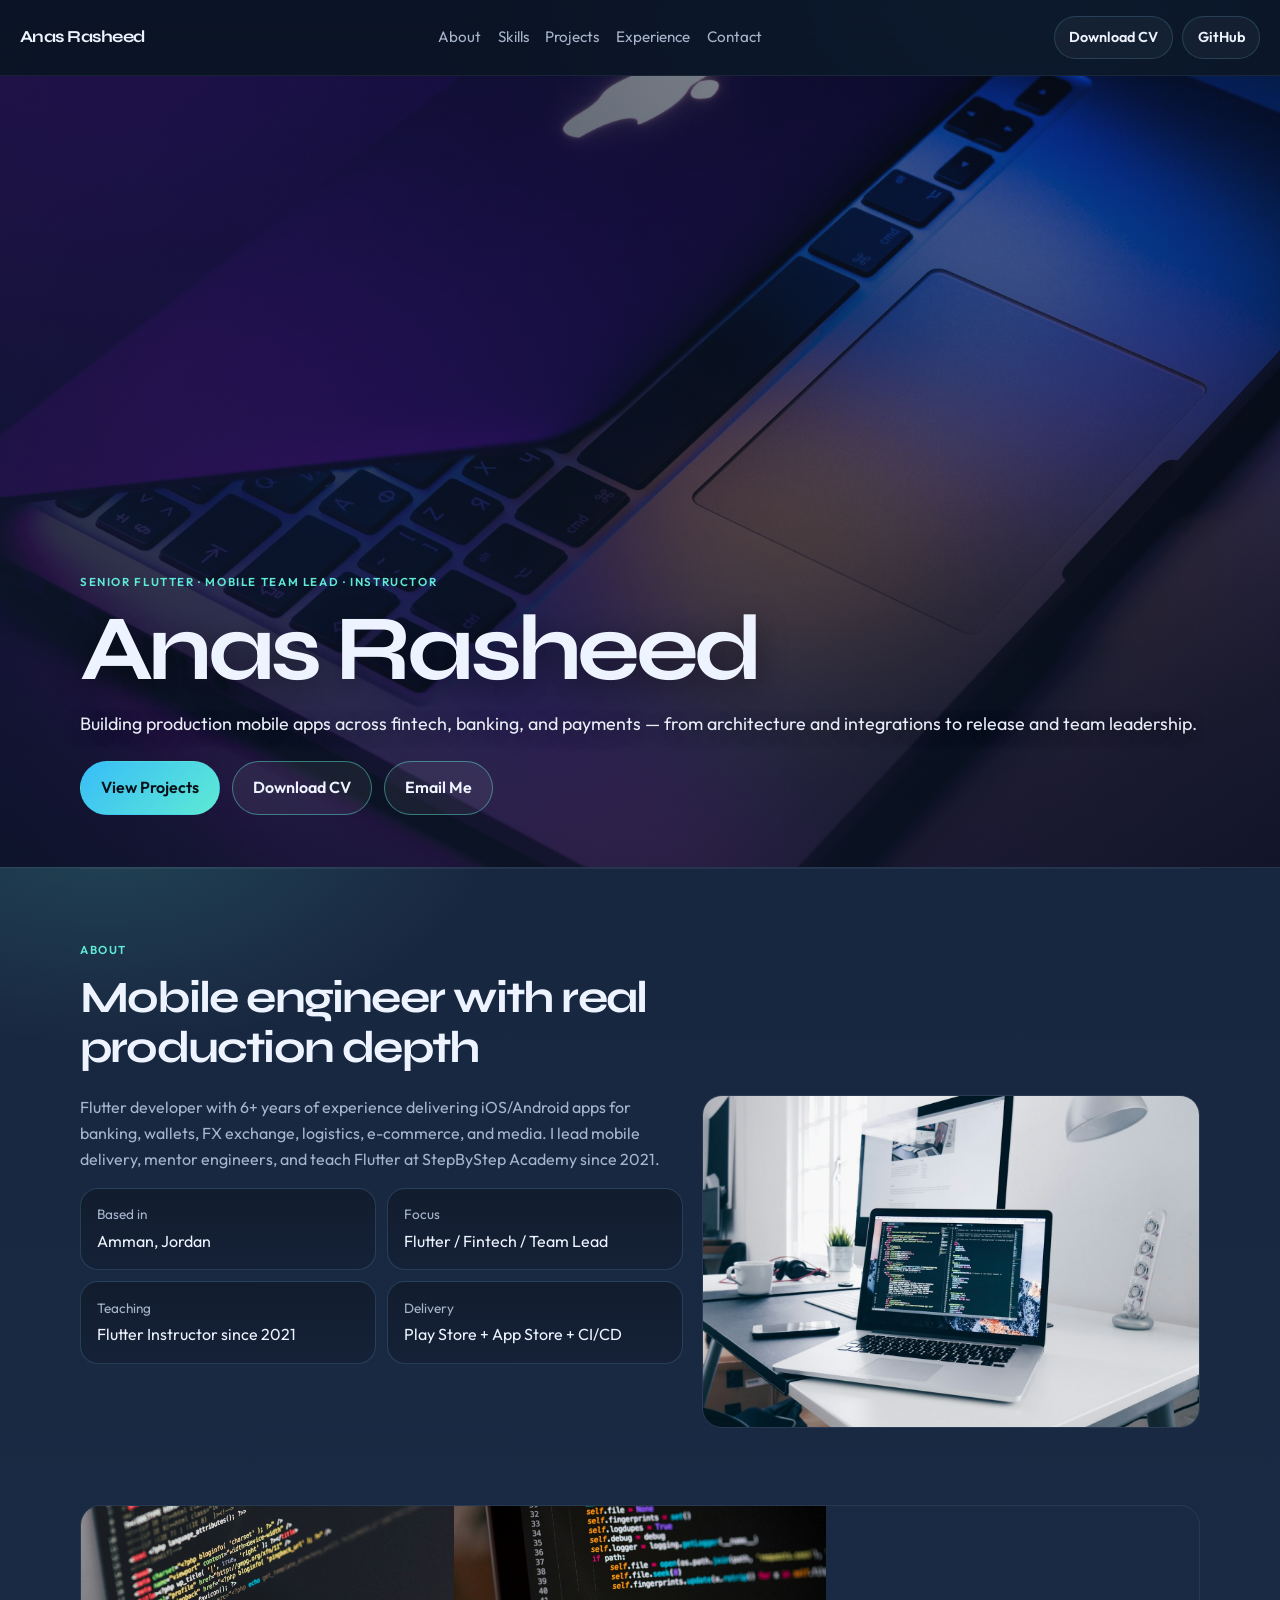
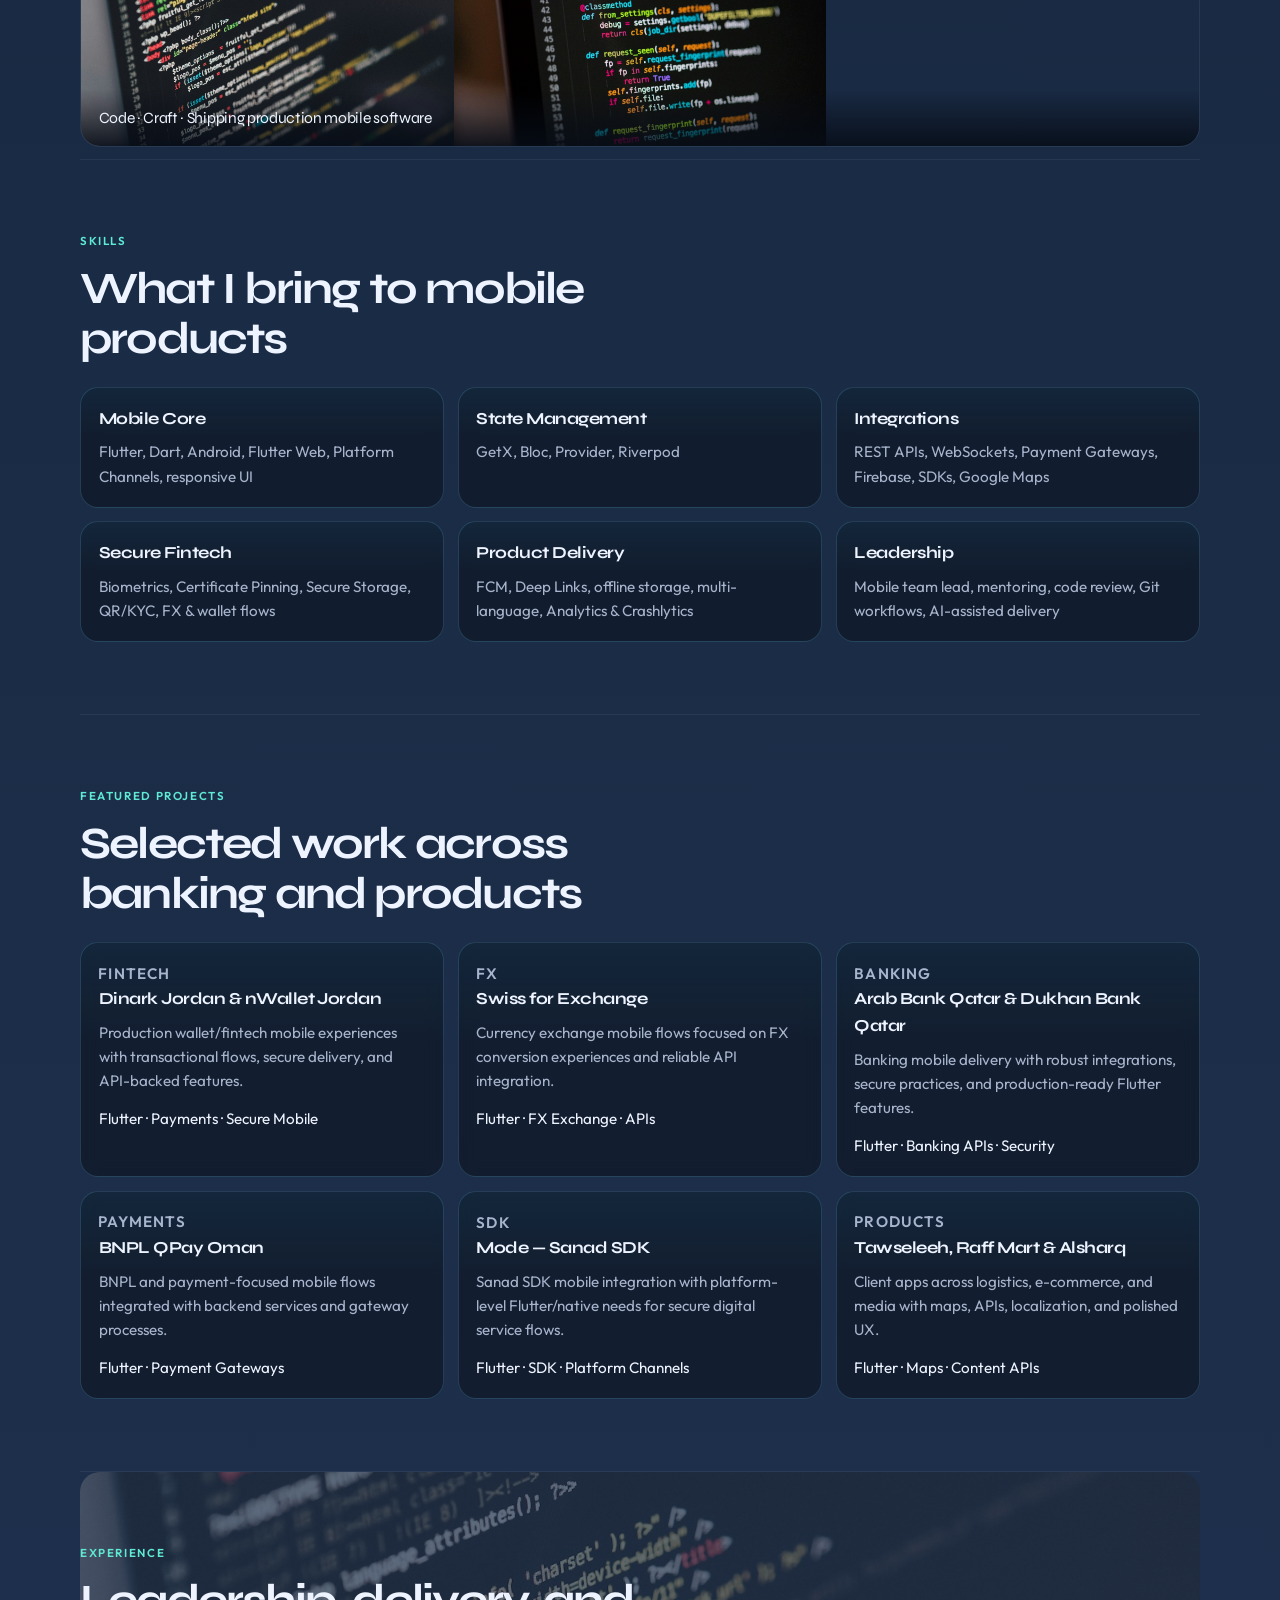
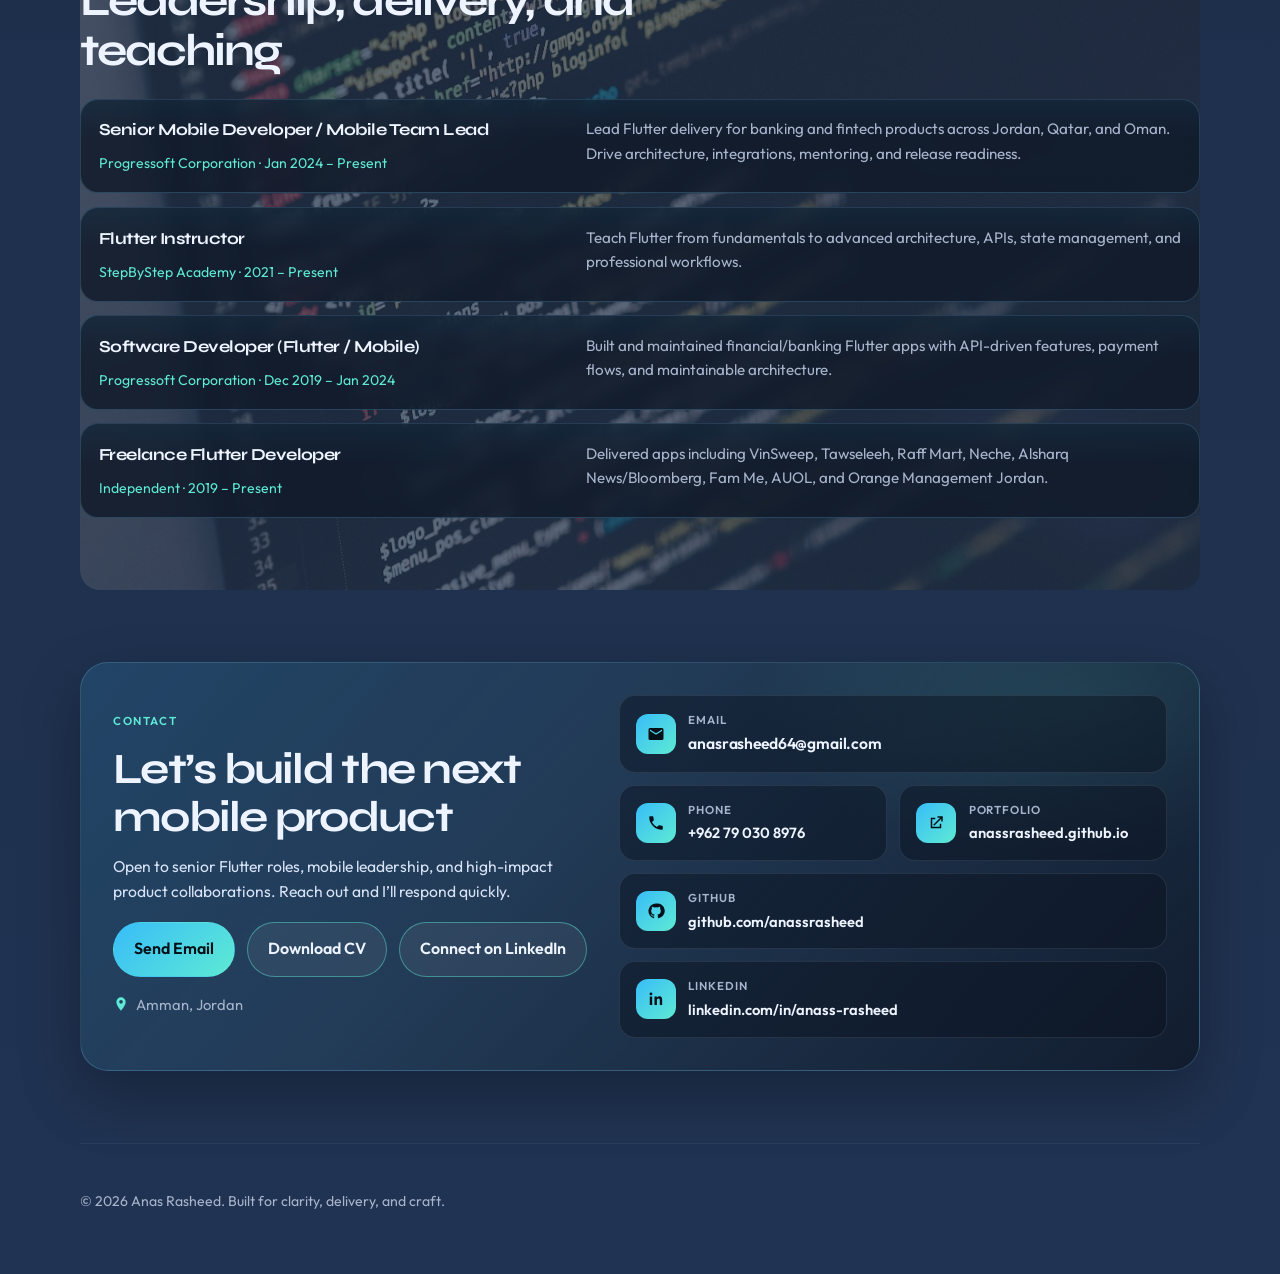
<file: index.html>
<!DOCTYPE html>
<html lang="en">
<head>
  <meta charset="UTF-8" />
  <meta name="viewport" content="width=device-width, initial-scale=1.0" />
  <meta name="description" content="Anas Rasheed — Senior Flutter / Mobile Developer, Mobile Team Lead, and Flutter Instructor." />
  <title>Anas Rasheed | Flutter Developer Portfolio</title>
  <link rel="preconnect" href="https://fonts.googleapis.com" />
  <link rel="preconnect" href="https://fonts.gstatic.com" crossorigin />
  <link href="https://fonts.googleapis.com/css2?family=Outfit:wght@400;500;600;700&family=Syne:wght@600;700;800&display=swap" rel="stylesheet" />
  <link rel="stylesheet" href="styles.css" />
</head>
<body>
  <header class="site-header">
    <a class="logo" href="#top">Anas Rasheed</a>
    <nav class="nav" id="site-nav" aria-label="Primary">
      <a href="#about">About</a>
      <a href="#skills">Skills</a>
      <a href="#projects">Projects</a>
      <a href="#experience">Experience</a>
      <a href="#contact">Contact</a>
      <a class="nav-cv" href="Anas_Rasheed_CV.pdf" download="Anas_Rasheed_CV.pdf">Download CV</a>
      <a class="nav-github" href="https://github.com/anassrasheed/" target="_blank" rel="noopener">GitHub</a>
    </nav>
    <div class="header-actions">
      <a class="btn btn-small header-cv" href="Anas_Rasheed_CV.pdf" download="Anas_Rasheed_CV.pdf">Download CV</a>
      <a class="btn btn-small header-github" href="https://github.com/anassrasheed/" target="_blank" rel="noopener">GitHub</a>
      <button class="nav-toggle" id="nav-toggle" type="button" aria-expanded="false" aria-controls="site-nav" aria-label="Open menu">
        <span></span><span></span><span></span>
      </button>
    </div>
  </header>

  <section class="hero" id="top">
    <div class="hero-media" aria-hidden="true">
      <img src="assets/images/hero-keyboard.jpg" alt="" />
      <div class="hero-overlay"></div>
    </div>
    <div class="hero-content">
      <p class="hero-kicker reveal">Senior Flutter · Mobile Team Lead · Instructor</p>
      <h1 class="reveal">Anas Rasheed</h1>
      <p class="hero-text reveal">
        Building production mobile apps across fintech, banking, and payments —
        from architecture and integrations to release and team leadership.
      </p>
      <div class="hero-actions reveal">
        <a class="btn" href="#projects">View Projects</a>
        <a class="btn btn-ghost" href="Anas_Rasheed_CV.pdf" download="Anas_Rasheed_CV.pdf">Download CV</a>
        <a class="btn btn-ghost" href="mailto:anasrasheed64@gmail.com">Email Me</a>
      </div>
    </div>
  </section>

  <main>
    <section id="about" class="section">
      <div class="section-head reveal">
        <p class="eyebrow">About</p>
        <h2>Mobile engineer with real production depth</h2>
      </div>
      <div class="about-layout reveal">
        <div class="about-copy">
          <p>
            Flutter developer with 6+ years of experience delivering iOS/Android apps for banking,
            wallets, FX exchange, logistics, e-commerce, and media. I lead mobile delivery, mentor engineers,
            and teach Flutter at StepByStep Academy since 2021.
          </p>
          <ul class="facts">
            <li><span>Based in</span> Amman, Jordan</li>
            <li><span>Focus</span> Flutter / Fintech / Team Lead</li>
            <li><span>Teaching</span> Flutter Instructor since 2021</li>
            <li><span>Delivery</span> Play Store + App Store + CI/CD</li>
          </ul>
        </div>
        <figure class="about-visual">
          <img src="assets/images/developer-desk.jpg" alt="Developer workspace with laptop and code" />
        </figure>
      </div>
    </section>

    <section class="visual-band" aria-hidden="true">
      <div class="visual-band-track">
        <img src="assets/images/code-screen.jpg" alt="" />
        <img src="assets/images/laptop-code.jpg" alt="" />
        <img src="assets/images/hero-keyboard.jpg" alt="" />
      </div>
      <div class="visual-band-caption">
        <p>Code · Craft · Shipping production mobile software</p>
      </div>
    </section>

    <section id="skills" class="section">
      <div class="section-head reveal">
        <p class="eyebrow">Skills</p>
        <h2>What I bring to mobile products</h2>
      </div>
      <div class="skills-grid">
        <article class="skill-block reveal">
          <h3>Mobile Core</h3>
          <p>Flutter, Dart, Android, Flutter Web, Platform Channels, responsive UI</p>
        </article>
        <article class="skill-block reveal">
          <h3>State Management</h3>
          <p>GetX, Bloc, Provider, Riverpod</p>
        </article>
        <article class="skill-block reveal">
          <h3>Integrations</h3>
          <p>REST APIs, WebSockets, Payment Gateways, Firebase, SDKs, Google Maps</p>
        </article>
        <article class="skill-block reveal">
          <h3>Secure Fintech</h3>
          <p>Biometrics, Certificate Pinning, Secure Storage, QR/KYC, FX & wallet flows</p>
        </article>
        <article class="skill-block reveal">
          <h3>Product Delivery</h3>
          <p>FCM, Deep Links, offline storage, multi-language, Analytics & Crashlytics</p>
        </article>
        <article class="skill-block reveal">
          <h3>Leadership</h3>
          <p>Mobile team lead, mentoring, code review, Git workflows, AI-assisted delivery</p>
        </article>
      </div>
    </section>

    <section id="projects" class="section">
      <div class="section-head reveal">
        <p class="eyebrow">Featured Projects</p>
        <h2>Selected work across banking and products</h2>
      </div>
      <div class="projects">
        <article class="project reveal">
          <p class="tag">Fintech</p>
          <h3>Dinark Jordan & nWallet Jordan</h3>
          <p>Production wallet/fintech mobile experiences with transactional flows, secure delivery, and API-backed features.</p>
          <p class="stack">Flutter · Payments · Secure Mobile</p>
        </article>
        <article class="project reveal">
          <p class="tag">FX</p>
          <h3>Swiss for Exchange</h3>
          <p>Currency exchange mobile flows focused on FX conversion experiences and reliable API integration.</p>
          <p class="stack">Flutter · FX Exchange · APIs</p>
        </article>
        <article class="project reveal">
          <p class="tag">Banking</p>
          <h3>Arab Bank Qatar & Dukhan Bank Qatar</h3>
          <p>Banking mobile delivery with robust integrations, secure practices, and production-ready Flutter features.</p>
          <p class="stack">Flutter · Banking APIs · Security</p>
        </article>
        <article class="project reveal">
          <p class="tag">Payments</p>
          <h3>BNPL QPay Oman</h3>
          <p>BNPL and payment-focused mobile flows integrated with backend services and gateway processes.</p>
          <p class="stack">Flutter · Payment Gateways</p>
        </article>
        <article class="project reveal">
          <p class="tag">SDK</p>
          <h3>Mode — Sanad SDK</h3>
          <p>Sanad SDK mobile integration with platform-level Flutter/native needs for secure digital service flows.</p>
          <p class="stack">Flutter · SDK · Platform Channels</p>
        </article>
        <article class="project reveal">
          <p class="tag">Products</p>
          <h3>Tawseleeh, Raff Mart & Alsharq</h3>
          <p>Client apps across logistics, e-commerce, and media with maps, APIs, localization, and polished UX.</p>
          <p class="stack">Flutter · Maps · Content APIs</p>
        </article>
      </div>
    </section>

    <section id="experience" class="section experience-section">
      <div class="experience-backdrop" aria-hidden="true">
        <img src="assets/images/code-screen.jpg" alt="" />
      </div>
      <div class="section-head reveal">
        <p class="eyebrow">Experience</p>
        <h2>Leadership, delivery, and teaching</h2>
      </div>
      <div class="timeline">
        <article class="role reveal">
          <div class="role-meta">
            <h3>Senior Mobile Developer / Mobile Team Lead</h3>
            <p>Progressoft Corporation · Jan 2024 – Present</p>
          </div>
          <p>Lead Flutter delivery for banking and fintech products across Jordan, Qatar, and Oman. Drive architecture, integrations, mentoring, and release readiness.</p>
        </article>
        <article class="role reveal">
          <div class="role-meta">
            <h3>Flutter Instructor</h3>
            <p>StepByStep Academy · 2021 – Present</p>
          </div>
          <p>Teach Flutter from fundamentals to advanced architecture, APIs, state management, and professional workflows.</p>
        </article>
        <article class="role reveal">
          <div class="role-meta">
            <h3>Software Developer (Flutter / Mobile)</h3>
            <p>Progressoft Corporation · Dec 2019 – Jan 2024</p>
          </div>
          <p>Built and maintained financial/banking Flutter apps with API-driven features, payment flows, and maintainable architecture.</p>
        </article>
        <article class="role reveal">
          <div class="role-meta">
            <h3>Freelance Flutter Developer</h3>
            <p>Independent · 2019 – Present</p>
          </div>
          <p>Delivered apps including VinSweep, Tawseleeh, Raff Mart, Neche, Alsharq News/Bloomberg, Fam Me, AUOL, and Orange Management Jordan.</p>
        </article>
      </div>
    </section>

    <section id="contact" class="section contact">
      <div class="contact-shell reveal">
        <div class="contact-intro">
          <p class="eyebrow">Contact</p>
          <h2>Let’s build the next mobile product</h2>
          <p class="contact-lead">
            Open to senior Flutter roles, mobile leadership, and high-impact product collaborations.
            Reach out and I’ll respond quickly.
          </p>
          <div class="contact-cta-row">
            <a class="btn" href="mailto:anasrasheed64@gmail.com">Send Email</a>
            <a class="btn btn-ghost" href="Anas_Rasheed_CV.pdf" download="Anas_Rasheed_CV.pdf">Download CV</a>
            <a class="btn btn-ghost" href="https://www.linkedin.com/in/anass-rasheed/" target="_blank" rel="noopener">Connect on LinkedIn</a>
          </div>
          <p class="contact-location">
            <svg viewBox="0 0 24 24" aria-hidden="true"><path fill="currentColor" d="M12 2a7 7 0 0 0-7 7c0 5.25 7 13 7 13s7-7.75 7-13a7 7 0 0 0-7-7zm0 9.5A2.5 2.5 0 1 1 12 6a2.5 2.5 0 0 1 0 5.5z"/></svg>
            Amman, Jordan
          </p>
        </div>

        <div class="contact-cards">
          <a class="contact-card contact-card-wide" href="mailto:anasrasheed64@gmail.com">
            <span class="contact-icon" aria-hidden="true">
              <svg viewBox="0 0 24 24"><path fill="currentColor" d="M20 4H4a2 2 0 0 0-2 2v12a2 2 0 0 0 2 2h16a2 2 0 0 0 2-2V6a2 2 0 0 0-2-2zm0 4-8 5L4 8V6l8 5 8-5v2z"/></svg>
            </span>
            <span class="contact-label">Email</span>
            <span class="contact-value contact-value-email">anasrasheed64@<wbr>gmail.com</span>
          </a>

          <a class="contact-card" href="tel:+962790308976">
            <span class="contact-icon" aria-hidden="true">
              <svg viewBox="0 0 24 24"><path fill="currentColor" d="M6.6 10.8a15.1 15.1 0 0 0 6.6 6.6l2.2-2.2a1 1 0 0 1 1-.24 11.4 11.4 0 0 0 3.6.57 1 1 0 0 1 1 1V20a1 1 0 0 1-1 1A17 17 0 0 1 3 4a1 1 0 0 1 1-1h3.5a1 1 0 0 1 1 1 11.4 11.4 0 0 0 .57 3.6 1 1 0 0 1-.25 1L6.6 10.8z"/></svg>
            </span>
            <span class="contact-label">Phone</span>
            <span class="contact-value">+962 79 030 8976</span>
          </a>

          <a class="contact-card" href="https://anassrasheed.github.io/" target="_blank" rel="noopener">
            <span class="contact-icon" aria-hidden="true">
              <svg viewBox="0 0 24 24"><path fill="currentColor" d="M14 3h7v7h-2V6.4l-9.3 9.3-1.4-1.4L17.6 5H14V3zM5 5h6v2H7v10h10v-4h2v6H5V5z"/></svg>
            </span>
            <span class="contact-label">Portfolio</span>
            <span class="contact-value">anassrasheed.github.io</span>
          </a>

          <a class="contact-card contact-card-wide" href="https://github.com/anassrasheed/" target="_blank" rel="noopener">
            <span class="contact-icon" aria-hidden="true">
              <svg viewBox="0 0 24 24"><path fill="currentColor" d="M12 2a10 10 0 0 0-3.2 19.5c.5.1.7-.2.7-.5v-1.7c-2.8.6-3.4-1.2-3.4-1.2-.4-1.1-1-1.4-1-1.4-.9-.6.1-.6.1-.6 1 .1 1.5 1 1.5 1 .9 1.5 2.3 1.1 2.9.8.1-.7.4-1.1.6-1.3-2.2-.3-4.6-1.1-4.6-5a3.9 3.9 0 0 1 1-2.7 3.6 3.6 0 0 1 .1-2.7s.8-.3 2.8 1a9.6 9.6 0 0 1 5 0c2-1.3 2.8-1 2.8-1a3.6 3.6 0 0 1 .1 2.7 3.9 3.9 0 0 1 1 2.7c0 3.9-2.4 4.7-4.6 5 .4.3.7.9.7 1.9v2.8c0 .3.2.6.7.5A10 10 0 0 0 12 2z"/></svg>
            </span>
            <span class="contact-label">GitHub</span>
            <span class="contact-value">github.com/anassrasheed</span>
          </a>

          <a class="contact-card contact-card-wide" href="https://www.linkedin.com/in/anass-rasheed/" target="_blank" rel="noopener">
            <span class="contact-icon" aria-hidden="true">
              <svg viewBox="0 0 24 24"><path fill="currentColor" d="M6.9 8.5H3.7V20h3.2V8.5zM5.3 7.1A1.85 1.85 0 1 0 5.3 3.4a1.85 1.85 0 0 0 0 3.7zM20.3 20h-3.2v-5.6c0-1.3 0-3-1.8-3s-2.1 1.4-2.1 2.9V20H10V8.5h3.1v1.6h.1c.4-.8 1.5-1.8 3.1-1.8 3.3 0 3.9 2.2 3.9 5V20z"/></svg>
            </span>
            <span class="contact-label">LinkedIn</span>
            <span class="contact-value">linkedin.com/in/anass-rasheed</span>
          </a>
        </div>
      </div>
    </section>
  </main>

  <footer class="site-footer">
    <p>© <span id="year"></span> Anas Rasheed. Built for clarity, delivery, and craft.</p>
  </footer>

  <script src="script.js"></script>
</body>
</html>
</file>
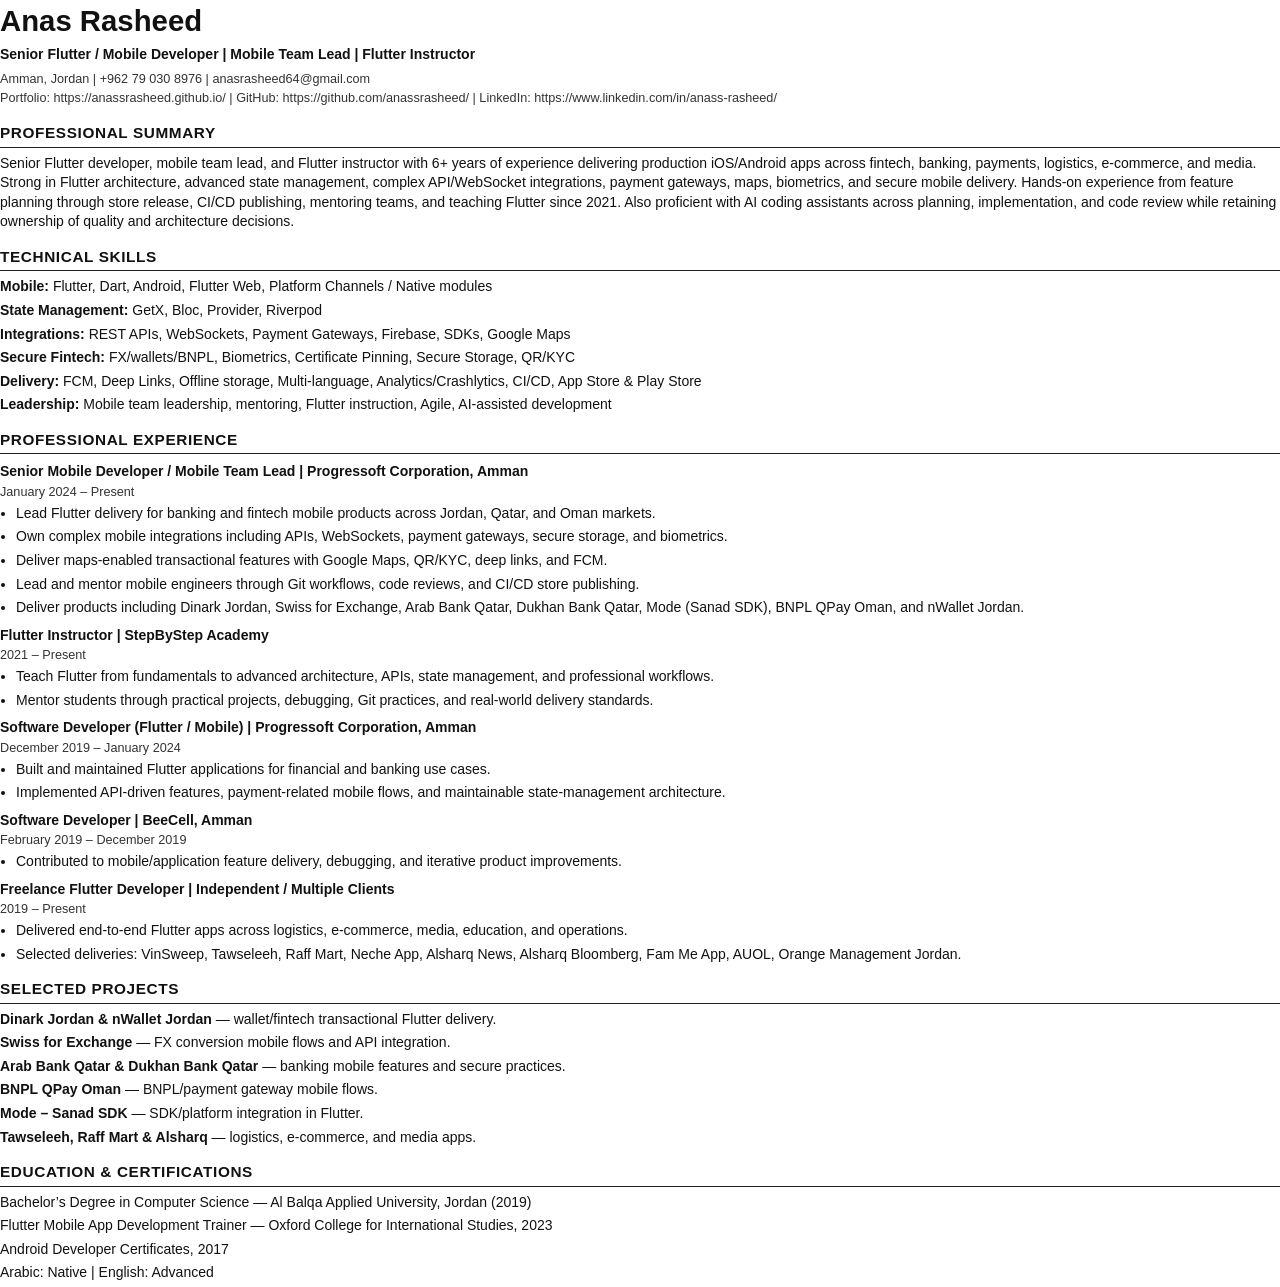
<file: cv-print.html>
<!DOCTYPE html>
<html lang="en">
<head>
<meta charset="UTF-8" />
<title>Anas Rasheed CV</title>
<style>
@page { margin: 14mm; }
body { font-family: Helvetica, Arial, sans-serif; color:#111; font-size:10.5pt; line-height:1.4; margin:0; }
h1 { font-size:22pt; margin:0 0 4px; }
h2 { font-size:11.5pt; margin:14px 0 6px; border-bottom:1.4px solid #222; padding-bottom:3px; text-transform:uppercase; letter-spacing:.04em; }
h3 { font-size:10.5pt; margin:8px 0 2px; }
p,li { margin:0 0 4px; }
.sub{margin:0 0 6px;font-weight:700;}
.meta{color:#333;font-size:9.5pt;margin:0 0 2px;}
ul{margin:0;padding-left:16px;}
</style>
</head>
<body>
<h1>Anas Rasheed</h1>
<p class="sub">Senior Flutter / Mobile Developer | Mobile Team Lead | Flutter Instructor</p>
<p class="meta">Amman, Jordan | +962 79 030 8976 | anasrasheed64@gmail.com</p>
<p class="meta">Portfolio: https://anassrasheed.github.io/ | GitHub: https://github.com/anassrasheed/ | LinkedIn: https://www.linkedin.com/in/anass-rasheed/</p>

<h2>Professional Summary</h2>
<p>Senior Flutter developer, mobile team lead, and Flutter instructor with 6+ years of experience delivering production iOS/Android apps across fintech, banking, payments, logistics, e-commerce, and media. Strong in Flutter architecture, advanced state management, complex API/WebSocket integrations, payment gateways, maps, biometrics, and secure mobile delivery. Hands-on experience from feature planning through store release, CI/CD publishing, mentoring teams, and teaching Flutter since 2021. Also proficient with AI coding assistants across planning, implementation, and code review while retaining ownership of quality and architecture decisions.</p>

<h2>Technical Skills</h2>
<p><strong>Mobile:</strong> Flutter, Dart, Android, Flutter Web, Platform Channels / Native modules</p>
<p><strong>State Management:</strong> GetX, Bloc, Provider, Riverpod</p>
<p><strong>Integrations:</strong> REST APIs, WebSockets, Payment Gateways, Firebase, SDKs, Google Maps</p>
<p><strong>Secure Fintech:</strong> FX/wallets/BNPL, Biometrics, Certificate Pinning, Secure Storage, QR/KYC</p>
<p><strong>Delivery:</strong> FCM, Deep Links, Offline storage, Multi-language, Analytics/Crashlytics, CI/CD, App Store & Play Store</p>
<p><strong>Leadership:</strong> Mobile team leadership, mentoring, Flutter instruction, Agile, AI-assisted development</p>

<h2>Professional Experience</h2>
<h3>Senior Mobile Developer / Mobile Team Lead | Progressoft Corporation, Amman</h3>
<p class="meta">January 2024 – Present</p>
<ul>
<li>Lead Flutter delivery for banking and fintech mobile products across Jordan, Qatar, and Oman markets.</li>
<li>Own complex mobile integrations including APIs, WebSockets, payment gateways, secure storage, and biometrics.</li>
<li>Deliver maps-enabled transactional features with Google Maps, QR/KYC, deep links, and FCM.</li>
<li>Lead and mentor mobile engineers through Git workflows, code reviews, and CI/CD store publishing.</li>
<li>Deliver products including Dinark Jordan, Swiss for Exchange, Arab Bank Qatar, Dukhan Bank Qatar, Mode (Sanad SDK), BNPL QPay Oman, and nWallet Jordan.</li>
</ul>
<h3>Flutter Instructor | StepByStep Academy</h3>
<p class="meta">2021 – Present</p>
<ul>
<li>Teach Flutter from fundamentals to advanced architecture, APIs, state management, and professional workflows.</li>
<li>Mentor students through practical projects, debugging, Git practices, and real-world delivery standards.</li>
</ul>
<h3>Software Developer (Flutter / Mobile) | Progressoft Corporation, Amman</h3>
<p class="meta">December 2019 – January 2024</p>
<ul>
<li>Built and maintained Flutter applications for financial and banking use cases.</li>
<li>Implemented API-driven features, payment-related mobile flows, and maintainable state-management architecture.</li>
</ul>
<h3>Software Developer | BeeCell, Amman</h3>
<p class="meta">February 2019 – December 2019</p>
<ul><li>Contributed to mobile/application feature delivery, debugging, and iterative product improvements.</li></ul>
<h3>Freelance Flutter Developer | Independent / Multiple Clients</h3>
<p class="meta">2019 – Present</p>
<ul>
<li>Delivered end-to-end Flutter apps across logistics, e-commerce, media, education, and operations.</li>
<li>Selected deliveries: VinSweep, Tawseleeh, Raff Mart, Neche App, Alsharq News, Alsharq Bloomberg, Fam Me App, AUOL, Orange Management Jordan.</li>
</ul>

<h2>Selected Projects</h2>
<p><strong>Dinark Jordan & nWallet Jordan</strong> — wallet/fintech transactional Flutter delivery.</p>
<p><strong>Swiss for Exchange</strong> — FX conversion mobile flows and API integration.</p>
<p><strong>Arab Bank Qatar & Dukhan Bank Qatar</strong> — banking mobile features and secure practices.</p>
<p><strong>BNPL QPay Oman</strong> — BNPL/payment gateway mobile flows.</p>
<p><strong>Mode – Sanad SDK</strong> — SDK/platform integration in Flutter.</p>
<p><strong>Tawseleeh, Raff Mart & Alsharq</strong> — logistics, e-commerce, and media apps.</p>

<h2>Education & Certifications</h2>
<p>Bachelor’s Degree in Computer Science — Al Balqa Applied University, Jordan (2019)</p>
<p>Flutter Mobile App Development Trainer — Oxford College for International Studies, 2023</p>
<p>Android Developer Certificates, 2017</p>
<p>Arabic: Native | English: Advanced</p>
</body>
</html>
</file>
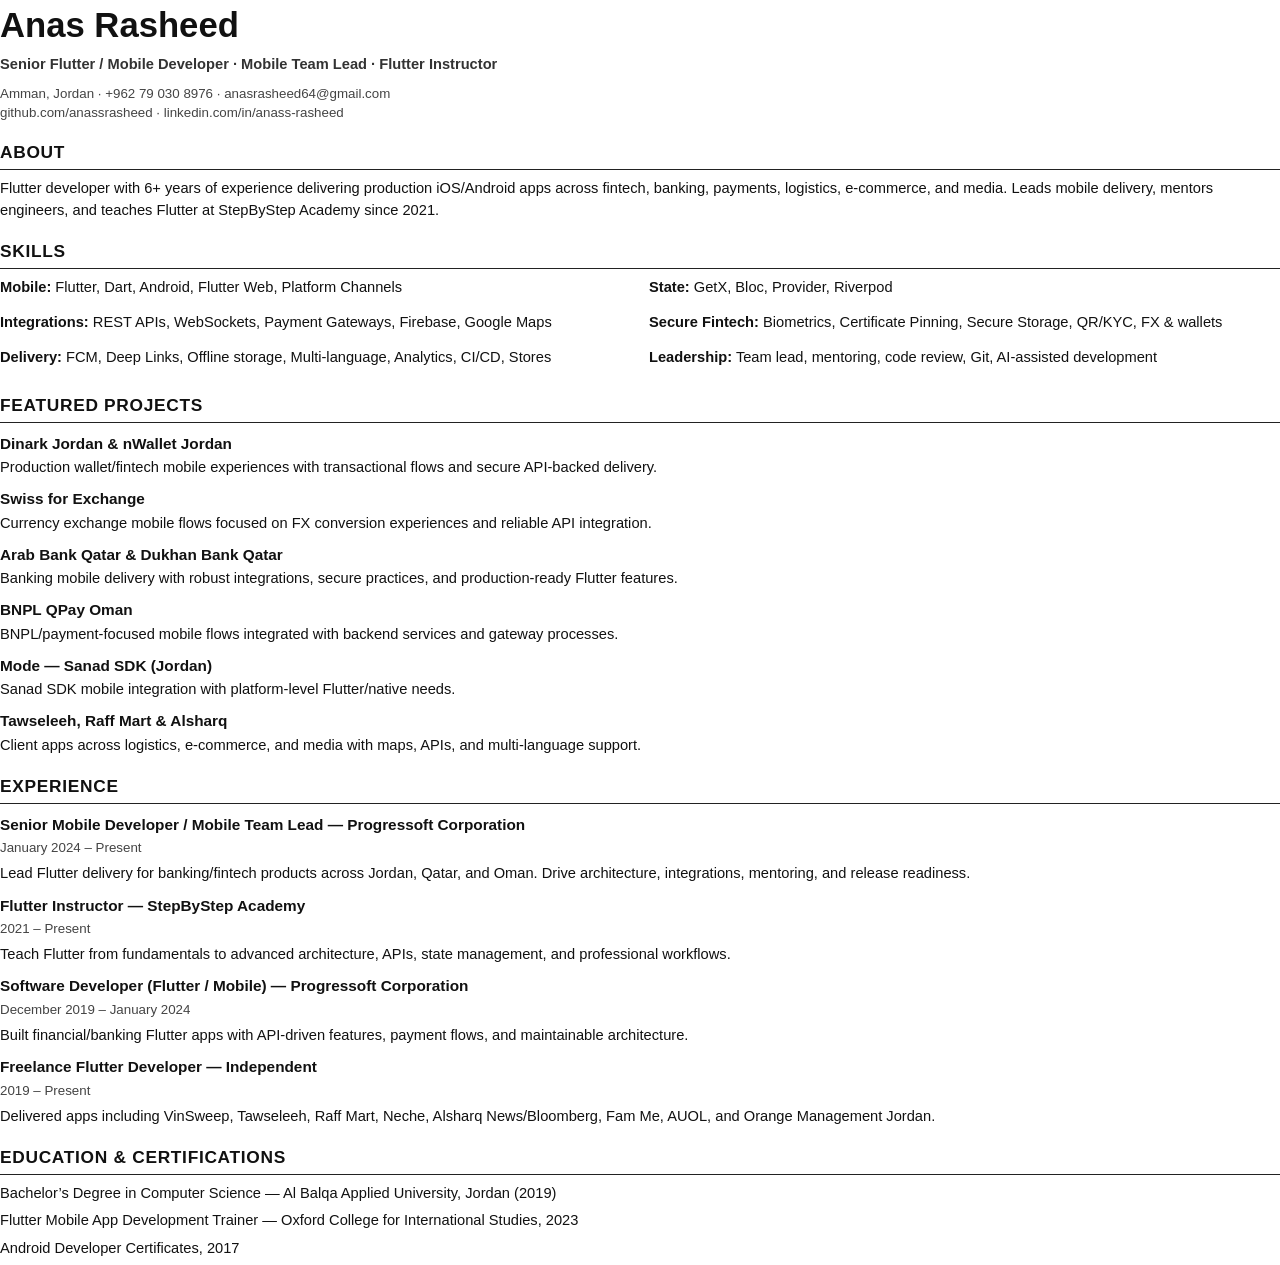
<file: portfolio-print.html>
<!DOCTYPE html>
<html lang="en">
<head>
  <meta charset="UTF-8" />
  <title>Anas Rasheed Portfolio</title>
  <style>
    @page { margin: 16mm; }
    body {
      font-family: Helvetica, Arial, sans-serif;
      color: #111;
      line-height: 1.45;
      font-size: 11pt;
      margin: 0;
    }
    h1 { font-size: 26pt; margin: 0 0 4px; }
    h2 {
      font-size: 13pt;
      margin: 18px 0 8px;
      padding-bottom: 4px;
      border-bottom: 1.5px solid #222;
      text-transform: uppercase;
      letter-spacing: 0.04em;
    }
    h3 { font-size: 11.5pt; margin: 10px 0 2px; }
    p, li { margin: 0 0 6px; }
    .sub { color: #333; margin-bottom: 8px; }
    .meta { color: #444; font-size: 10pt; }
    .grid { display: grid; grid-template-columns: 1fr 1fr; gap: 8px 18px; }
    ul { margin: 0; padding-left: 18px; }
  </style>
</head>
<body>
  <h1>Anas Rasheed</h1>
  <p class="sub"><strong>Senior Flutter / Mobile Developer · Mobile Team Lead · Flutter Instructor</strong></p>
  <p class="meta">
    Amman, Jordan · +962 79 030 8976 · anasrasheed64@gmail.com<br />
    github.com/anassrasheed · linkedin.com/in/anass-rasheed
  </p>

  <h2>About</h2>
  <p>
    Flutter developer with 6+ years of experience delivering production iOS/Android apps across fintech,
    banking, payments, logistics, e-commerce, and media. Leads mobile delivery, mentors engineers, and teaches
    Flutter at StepByStep Academy since 2021.
  </p>

  <h2>Skills</h2>
  <div class="grid">
    <p><strong>Mobile:</strong> Flutter, Dart, Android, Flutter Web, Platform Channels</p>
    <p><strong>State:</strong> GetX, Bloc, Provider, Riverpod</p>
    <p><strong>Integrations:</strong> REST APIs, WebSockets, Payment Gateways, Firebase, Google Maps</p>
    <p><strong>Secure Fintech:</strong> Biometrics, Certificate Pinning, Secure Storage, QR/KYC, FX & wallets</p>
    <p><strong>Delivery:</strong> FCM, Deep Links, Offline storage, Multi-language, Analytics, CI/CD, Stores</p>
    <p><strong>Leadership:</strong> Team lead, mentoring, code review, Git, AI-assisted development</p>
  </div>

  <h2>Featured Projects</h2>
  <h3>Dinark Jordan & nWallet Jordan</h3>
  <p>Production wallet/fintech mobile experiences with transactional flows and secure API-backed delivery.</p>
  <h3>Swiss for Exchange</h3>
  <p>Currency exchange mobile flows focused on FX conversion experiences and reliable API integration.</p>
  <h3>Arab Bank Qatar & Dukhan Bank Qatar</h3>
  <p>Banking mobile delivery with robust integrations, secure practices, and production-ready Flutter features.</p>
  <h3>BNPL QPay Oman</h3>
  <p>BNPL/payment-focused mobile flows integrated with backend services and gateway processes.</p>
  <h3>Mode — Sanad SDK (Jordan)</h3>
  <p>Sanad SDK mobile integration with platform-level Flutter/native needs.</p>
  <h3>Tawseleeh, Raff Mart & Alsharq</h3>
  <p>Client apps across logistics, e-commerce, and media with maps, APIs, and multi-language support.</p>

  <h2>Experience</h2>
  <h3>Senior Mobile Developer / Mobile Team Lead — Progressoft Corporation</h3>
  <p class="meta">January 2024 – Present</p>
  <p>Lead Flutter delivery for banking/fintech products across Jordan, Qatar, and Oman. Drive architecture, integrations, mentoring, and release readiness.</p>

  <h3>Flutter Instructor — StepByStep Academy</h3>
  <p class="meta">2021 – Present</p>
  <p>Teach Flutter from fundamentals to advanced architecture, APIs, state management, and professional workflows.</p>

  <h3>Software Developer (Flutter / Mobile) — Progressoft Corporation</h3>
  <p class="meta">December 2019 – January 2024</p>
  <p>Built financial/banking Flutter apps with API-driven features, payment flows, and maintainable architecture.</p>

  <h3>Freelance Flutter Developer — Independent</h3>
  <p class="meta">2019 – Present</p>
  <p>Delivered apps including VinSweep, Tawseleeh, Raff Mart, Neche, Alsharq News/Bloomberg, Fam Me, AUOL, and Orange Management Jordan.</p>

  <h2>Education & Certifications</h2>
  <p>Bachelor’s Degree in Computer Science — Al Balqa Applied University, Jordan (2019)</p>
  <p>Flutter Mobile App Development Trainer — Oxford College for International Studies, 2023</p>
  <p>Android Developer Certificates, 2017</p>
</body>
</html>
</file>
<file: styles.css>
:root {
  --bg: #0b1220;
  --bg-elevated: #121c2e;
  --text: #eef4ff;
  --muted: #a7b4cc;
  --line: rgba(125, 211, 252, 0.18);
  --accent: #5eead4;
  --accent-2: #38bdf8;
  --radius: 18px;
  --max: 1120px;
  --font-display: "Syne", sans-serif;
  --font-body: "Outfit", sans-serif;
}

* { box-sizing: border-box; }

html {
  scroll-behavior: smooth;
  -webkit-text-size-adjust: 100%;
}

body {
  margin: 0;
  font-family: var(--font-body);
  color: var(--text);
  background:
    radial-gradient(1000px 560px at 80% 0%, rgba(56, 189, 248, 0.28), transparent 55%),
    radial-gradient(800px 480px at 8% 18%, rgba(94, 234, 212, 0.16), transparent 50%),
    linear-gradient(180deg, #15233a 0%, #1a2b45 42%, #203352 100%);
  min-height: 100vh;
  line-height: 1.6;
  overflow-x: hidden;
}

img {
  max-width: 100%;
  display: block;
}

a {
  color: inherit;
  text-decoration: none;
}

.site-header {
  position: sticky;
  top: 0;
  z-index: 40;
  display: flex;
  align-items: center;
  justify-content: space-between;
  gap: 0.75rem;
  padding: 0.85rem 1rem;
  backdrop-filter: blur(16px);
  background: rgba(10, 18, 34, 0.86);
  border-bottom: 1px solid rgba(148, 163, 184, 0.1);
}

.logo {
  font-family: var(--font-display);
  font-weight: 700;
  letter-spacing: -0.03em;
  font-size: 1rem;
  white-space: nowrap;
}

.header-actions {
  display: flex;
  align-items: center;
  gap: 0.55rem;
}

.nav {
  position: fixed;
  inset: 64px 0 auto 0;
  display: grid;
  gap: 0.35rem;
  padding: 0.85rem;
  background: rgba(10, 18, 34, 0.96);
  border-bottom: 1px solid rgba(148, 163, 184, 0.12);
  transform: translateY(-120%);
  opacity: 0;
  pointer-events: none;
  transition: transform 0.25s ease, opacity 0.25s ease;
}

.nav a {
  color: var(--muted);
  font-size: 1rem;
  padding: 0.85rem 1rem;
  border-radius: 12px;
}

.nav a:hover,
.nav a:focus-visible {
  color: var(--text);
  background: rgba(255, 255, 255, 0.04);
}

.nav-github,
.nav-cv {
  display: block;
}

.header-github,
.header-cv {
  display: none;
}

body.nav-open .nav {
  transform: translateY(0);
  opacity: 1;
  pointer-events: auto;
}

.nav-toggle {
  width: 42px;
  height: 42px;
  border-radius: 12px;
  border: 1px solid var(--line);
  background: rgba(255, 255, 255, 0.04);
  display: grid;
  place-content: center;
  gap: 5px;
  cursor: pointer;
  padding: 0;
}

.nav-toggle span {
  display: block;
  width: 18px;
  height: 2px;
  background: var(--text);
  transition: transform 0.2s ease, opacity 0.2s ease;
}

body.nav-open .nav-toggle span:nth-child(1) {
  transform: translateY(7px) rotate(45deg);
}

body.nav-open .nav-toggle span:nth-child(2) {
  opacity: 0;
}

body.nav-open .nav-toggle span:nth-child(3) {
  transform: translateY(-7px) rotate(-45deg);
}

.btn,
.btn-ghost,
.btn-small {
  display: inline-flex;
  align-items: center;
  justify-content: center;
  border-radius: 999px;
  padding: 0.85rem 1.25rem;
  font-weight: 600;
  border: 1px solid transparent;
  transition: transform 0.2s ease, background 0.2s ease, border-color 0.2s ease, color 0.2s ease;
}

.btn {
  background: linear-gradient(135deg, var(--accent-2), var(--accent));
  color: #041018;
}

.btn-ghost {
  border-color: rgba(94, 234, 212, 0.45);
  background: rgba(255, 255, 255, 0.06);
  color: var(--text);
}

.btn-ghost:hover {
  border-color: var(--accent);
  background: rgba(94, 234, 212, 0.12);
  color: #ffffff;
}

.btn-small {
  padding: 0.55rem 0.9rem;
  font-size: 0.9rem;
  border: 1px solid var(--line);
  color: var(--text);
  background: rgba(255, 255, 255, 0.04);
}

.btn:hover,
.btn-ghost:hover,
.btn-small:hover {
  transform: translateY(-1px);
}

main {
  width: min(var(--max), calc(100% - 1.25rem));
  margin: 0 auto;
}

.hero {
  position: relative;
  width: 100%;
  min-height: min(88vh, 760px);
  margin: 0;
  border-radius: 0;
  overflow: hidden;
  border: 0;
  border-bottom: 1px solid rgba(148, 163, 184, 0.12);
  display: flex;
  align-items: flex-end;
}

.hero-media,
.hero-media img,
.hero-overlay {
  position: absolute;
  inset: 0;
}

.hero-media img {
  width: 100%;
  height: 100%;
  object-fit: cover;
  transform: scale(1.04);
  animation: slowZoom 18s ease-in-out infinite alternate;
}

.hero-overlay {
  background:
    linear-gradient(105deg, rgba(12, 22, 40, 0.78) 0%, rgba(12, 22, 40, 0.45) 48%, rgba(12, 22, 40, 0.2) 100%),
    linear-gradient(180deg, rgba(12, 22, 40, 0.2) 0%, rgba(12, 22, 40, 0.72) 100%);
}

.hero-content {
  position: relative;
  z-index: 2;
  width: min(var(--max), calc(100% - 1.25rem));
  max-width: none;
  margin: 0 auto;
  padding: 2.4rem 0 1.8rem;
}

.hero-kicker,
.eyebrow {
  color: var(--accent);
  text-transform: uppercase;
  letter-spacing: 0.14em;
  font-size: 0.72rem;
  font-weight: 600;
  margin: 0 0 0.85rem;
}

.hero h1 {
  font-family: var(--font-display);
  font-size: clamp(2.5rem, 12vw, 5.8rem);
  line-height: 0.95;
  letter-spacing: -0.05em;
  margin: 0 0 1rem;
  text-shadow: 0 8px 30px rgba(0, 0, 0, 0.45);
}

.hero-text {
  color: #e8eef8;
  font-size: clamp(1rem, 2.8vw, 1.12rem);
  margin: 0 0 1.4rem;
  text-shadow: 0 4px 18px rgba(0, 0, 0, 0.4);
}

.hero-actions,
.contact-cta-row {
  display: flex;
  flex-wrap: wrap;
  gap: 0.75rem;
}

.hero-actions .btn,
.hero-actions .btn-ghost,
.contact-cta-row .btn,
.contact-cta-row .btn-ghost {
  flex: 1 1 150px;
}

.section {
  padding: 3rem 0;
  border-top: 1px solid rgba(148, 163, 184, 0.1);
}

.section-head {
  margin-bottom: 1.4rem;
  max-width: 40rem;
}

.section-head h2 {
  font-family: var(--font-display);
  font-size: clamp(1.55rem, 6vw, 2.8rem);
  letter-spacing: -0.04em;
  line-height: 1.12;
  margin: 0;
}

.about-layout {
  display: grid;
  gap: 1.2rem;
}

.about-copy > p {
  color: var(--muted);
  font-size: 1rem;
  margin: 0 0 1rem;
}

.facts {
  list-style: none;
  margin: 0;
  padding: 0;
  display: grid;
  gap: 0.7rem;
}

.facts li {
  display: grid;
  gap: 0.15rem;
  padding: 0.95rem 1rem;
  border: 1px solid var(--line);
  border-radius: var(--radius);
  background: linear-gradient(180deg, rgba(18, 28, 46, 0.95), rgba(18, 28, 46, 0.55));
}

.facts span {
  color: var(--muted);
  font-size: 0.85rem;
}

.about-visual {
  margin: 0;
  border-radius: 20px;
  overflow: hidden;
  border: 1px solid rgba(148, 163, 184, 0.14);
  min-height: 220px;
}

.about-visual img {
  width: 100%;
  height: 100%;
  min-height: 220px;
  object-fit: cover;
}

.visual-band {
  position: relative;
  margin: 0.35rem 0 0.75rem;
  border-radius: 20px;
  overflow: hidden;
  border: 1px solid rgba(148, 163, 184, 0.12);
}

.visual-band-track {
  display: grid;
  grid-template-columns: 1fr;
  min-height: 180px;
}

.visual-band-track img {
  width: 100%;
  height: 200px;
  object-fit: cover;
  filter: saturate(0.92) contrast(1.05);
}

.visual-band-track img:nth-child(n+2) {
  display: none;
}

.visual-band-caption {
  position: absolute;
  inset: auto 0 0 0;
  padding: 1rem 1.1rem;
  background: linear-gradient(180deg, transparent, rgba(6, 12, 22, 0.88));
  font-family: var(--font-display);
  letter-spacing: -0.02em;
}

.visual-band-caption p {
  margin: 0;
  font-size: 0.98rem;
}

.skills-grid,
.projects,
.timeline {
  display: grid;
  gap: 0.85rem;
}

.skill-block,
.project,
.role {
  border: 1px solid var(--line);
  border-radius: var(--radius);
  background:
    linear-gradient(180deg, rgba(56, 189, 248, 0.06), transparent 42%),
    rgba(16, 26, 42, 0.82);
  padding: 1.1rem;
  backdrop-filter: blur(8px);
}

.skill-block h3,
.project h3,
.role h3 {
  margin: 0 0 0.5rem;
  font-family: var(--font-display);
  letter-spacing: -0.03em;
  font-size: 1.05rem;
}

.skill-block p,
.project p,
.role > p {
  margin: 0;
  color: var(--muted);
  font-size: 0.95rem;
}

.tag {
  display: inline-block;
  margin: 0 0 0.65rem;
  color: var(--accent-2);
  font-size: 0.74rem;
  font-weight: 600;
  letter-spacing: 0.08em;
  text-transform: uppercase;
}

.stack {
  margin-top: 0.85rem !important;
  color: var(--text) !important;
  font-size: 0.88rem;
}

.experience-section {
  position: relative;
  isolation: isolate;
}

.experience-backdrop {
  position: absolute;
  inset: 0;
  z-index: -1;
  border-radius: 20px;
  overflow: hidden;
  opacity: 0.35;
}

.experience-backdrop img {
  width: 100%;
  height: 100%;
  object-fit: cover;
  filter: grayscale(0.25);
}

.role-meta p {
  margin: 0;
  color: var(--accent);
  font-size: 0.88rem;
}

.contact {
  border-top: none;
  padding-top: 1.5rem;
  padding-bottom: 2.5rem;
}

.contact-shell {
  display: grid;
  gap: 1.25rem;
  padding: 1.2rem;
  border-radius: 22px;
  border: 1px solid rgba(125, 211, 252, 0.22);
  background:
    linear-gradient(135deg, rgba(56, 189, 248, 0.14), rgba(94, 234, 212, 0.05) 42%, rgba(16, 26, 42, 0.88)),
    radial-gradient(600px 280px at 90% 10%, rgba(94, 234, 212, 0.18), transparent 55%);
  box-shadow: 0 24px 60px rgba(0, 0, 0, 0.28);
}

.contact-intro h2 {
  font-family: var(--font-display);
  font-size: clamp(1.55rem, 6vw, 2.7rem);
  letter-spacing: -0.04em;
  line-height: 1.12;
  margin: 0 0 0.8rem;
}

.contact-lead {
  margin: 0 0 1.1rem;
  color: #d7e2f5;
  max-width: 34rem;
  font-size: 0.98rem;
}

.contact-cta-row {
  margin-bottom: 1rem;
}

.contact-location {
  display: inline-flex;
  align-items: center;
  gap: 0.45rem;
  margin: 0;
  color: var(--muted);
  font-size: 0.92rem;
}

.contact-location svg {
  width: 16px;
  height: 16px;
  color: var(--accent);
  flex: 0 0 auto;
}

.contact-cards {
  display: grid;
  gap: 0.75rem;
  grid-template-columns: 1fr;
}

.contact-card,
.contact-card-wide {
  display: grid;
  grid-template-columns: auto 1fr;
  grid-template-rows: auto auto;
  column-gap: 0.8rem;
  row-gap: 0.12rem;
  align-items: center;
  padding: 0.95rem 1rem;
  border-radius: 16px;
  border: 1px solid rgba(148, 163, 184, 0.16);
  background: rgba(9, 16, 30, 0.45);
  transition: transform 0.2s ease, border-color 0.2s ease, background 0.2s ease;
  min-width: 0;
}

.contact-card:hover {
  transform: translateY(-2px);
  border-color: rgba(94, 234, 212, 0.45);
  background: rgba(12, 24, 42, 0.72);
}

.contact-icon {
  grid-row: 1 / span 2;
  width: 40px;
  height: 40px;
  border-radius: 12px;
  display: grid;
  place-items: center;
  color: #041018;
  background: linear-gradient(135deg, var(--accent-2), var(--accent));
}

.contact-icon svg {
  width: 18px;
  height: 18px;
}

.contact-label {
  color: var(--muted);
  font-size: 0.72rem;
  letter-spacing: 0.08em;
  text-transform: uppercase;
  font-weight: 600;
}

.contact-value {
  color: var(--text);
  font-weight: 600;
  font-size: 0.92rem;
  overflow-wrap: break-word;
  word-break: normal;
  hyphens: none;
}

.contact-value-email {
  font-size: clamp(0.82rem, 2.4vw, 0.98rem);
  letter-spacing: -0.01em;
  white-space: normal;
}

.site-footer {
  width: min(var(--max), calc(100% - 1.25rem));
  margin: 0 auto;
  padding: 1.5rem 0 2.2rem;
  color: var(--muted);
  border-top: 1px solid rgba(148, 163, 184, 0.1);
  font-size: 0.88rem;
}

.reveal {
  opacity: 1;
  transform: none;
}

.js-ready .reveal {
  opacity: 0;
  transform: translateY(18px);
  transition: opacity 0.7s ease, transform 0.7s ease;
}

.js-ready .reveal.visible {
  opacity: 1;
  transform: translateY(0);
}

.hero .reveal {
  opacity: 1;
  transform: none;
}

@keyframes slowZoom {
  from { transform: scale(1.02); }
  to { transform: scale(1.08); }
}

@media (min-width: 560px) {
  .facts {
    grid-template-columns: 1fr 1fr;
  }

  .visual-band-track {
    grid-template-columns: 1fr 1fr;
  }

  .visual-band-track img:nth-child(2) {
    display: block;
  }

  .skills-grid,
  .projects {
    grid-template-columns: 1fr 1fr;
  }
}

@media (min-width: 760px) {
  .site-header {
    padding: 1rem 1.25rem;
  }

  .logo {
    font-size: 1.05rem;
  }

  .nav-toggle {
    display: none;
  }

  .nav {
    position: static;
    display: flex;
    gap: 1.05rem;
    padding: 0;
    background: transparent;
    border: 0;
    transform: none;
    opacity: 1;
    pointer-events: auto;
  }

  .nav a {
    padding: 0;
    border-radius: 0;
    font-size: 0.95rem;
  }

  .nav-github,
  .nav-cv {
    display: none;
  }

  .header-github,
  .header-cv {
    display: inline-flex;
  }

  main {
    width: min(var(--max), calc(100% - 2rem));
  }

  .hero {
    min-height: 88vh;
    margin: 0;
    border-radius: 0;
  }

  .hero-content {
    width: min(var(--max), calc(100% - 2rem));
    padding: 5rem 0 3.2rem;
  }

  .hero-actions .btn,
  .hero-actions .btn-ghost,
  .contact-cta-row .btn,
  .contact-cta-row .btn-ghost {
    flex: 0 0 auto;
  }

  .section {
    padding: 4.5rem 0;
  }

  .about-layout {
    grid-template-columns: 1.15fr 0.95fr;
    align-items: stretch;
  }

  .about-visual,
  .about-visual img {
    min-height: 280px;
  }

  .visual-band-track {
    grid-template-columns: repeat(3, 1fr);
  }

  .visual-band-track img {
    display: block;
    height: 240px;
  }

  .role {
    display: grid;
    grid-template-columns: 1.1fr 1.4fr;
    gap: 1.25rem;
    align-items: start;
  }

  .contact-shell {
    grid-template-columns: 1fr 1.15fr;
    gap: 1.8rem;
    padding: 2rem;
    align-items: center;
    border-radius: 28px;
  }

  .contact-cards {
    grid-template-columns: 1fr 1fr;
  }

  .contact-card-wide {
    grid-column: 1 / -1;
  }

  .site-footer {
    width: min(var(--max), calc(100% - 2rem));
    padding: 2rem 0 3rem;
  }
}

@media (min-width: 980px) {
  .skills-grid,
  .projects {
    grid-template-columns: repeat(3, 1fr);
  }
}

@media (max-width: 380px) {
  .logo {
    font-size: 0.92rem;
  }

  .contact-value {
    font-size: 0.86rem;
  }
}

@media print {
  .site-header,
  .hero-actions,
  .visual-band,
  .experience-backdrop,
  .site-footer,
  .nav-toggle {
    display: none !important;
  }

  body { background: white; color: #111; }
  .reveal { opacity: 1 !important; transform: none !important; }
}
</file>
